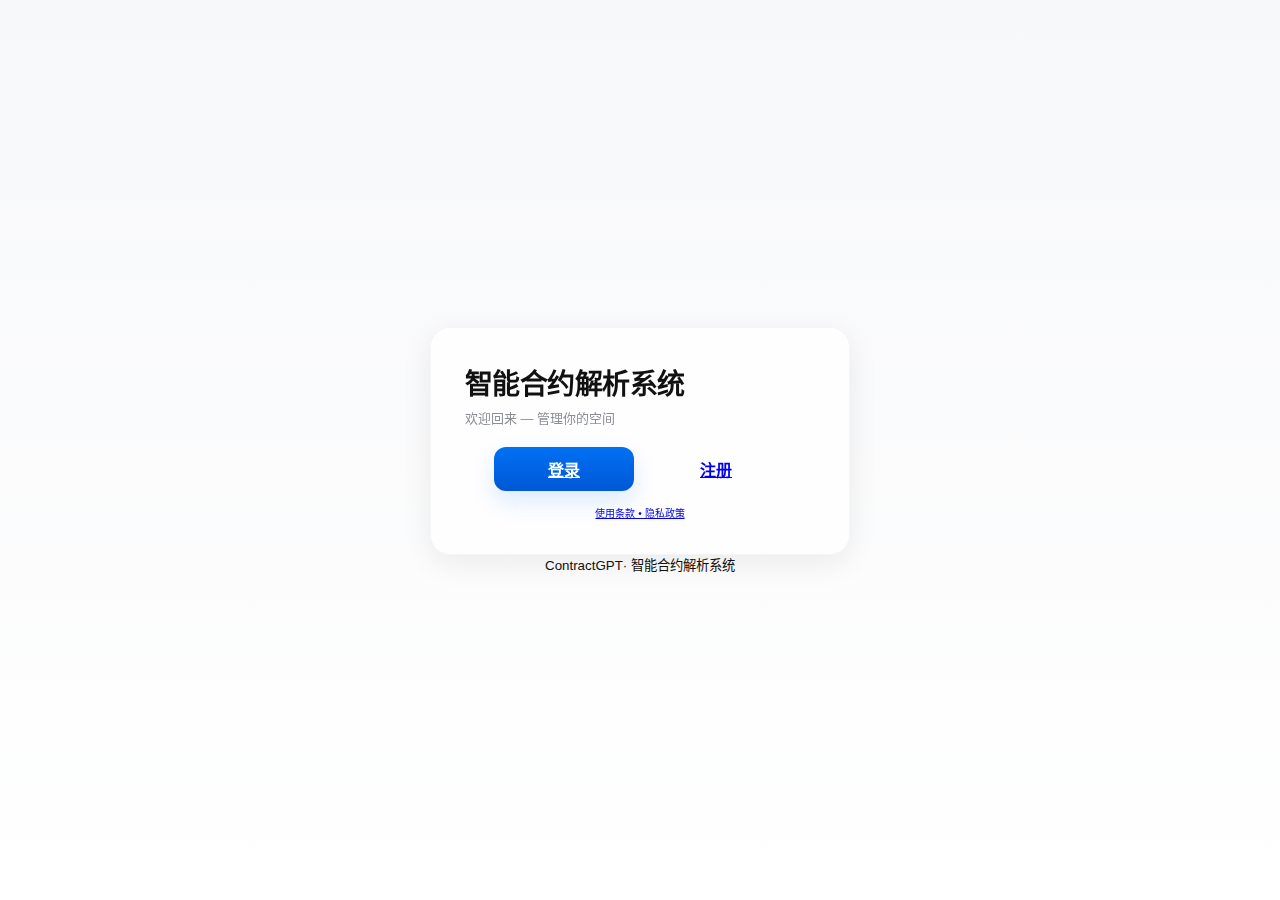
<file: index.html>
<!doctype html>
<html lang="zh-CN">
<head>
  <meta charset="utf-8" />
  <meta name="viewport" content="width=device-width,initial-scale=1" />
  <title>iCloud 风格 登录 — Demo</title>
  <link rel="stylesheet" href="CSS/style.css" />
</head>
<body>
  <div class="page-wrap">
    <main class="card shell">
      <header class="card-header">
        <h1 class="brand">智能合约解析系统</h1>
        <p class="subtitle">欢迎回来 — 管理你的空间</p>
      </header>

      <div class="actions">
        <a class="btn btn-primary" href="login.html">登录</a>
        <!-- <a class="btn btn-primary" href="register.html">注册</a> -->
        <a class="btn" href="register.html">注册</a>
      </div>

      <footer class="card-footer">
        <a href="Privacy Policy/Privacy.html"><small>使用条款 • 隐私政策</small></a>
      </footer>
    </main>

    <div class="attribution">
      <small>ContractGPT· 智能合约解析系统</small>
    </div>
  </div>

  <script>
    // 轻量：按 Enter 键跳转到 登录
    document.addEventListener('keydown', (e) => {
      if (e.key === 'Enter') location.href = 'login.html';
    });
  </script>
</body>
</html>
</file>
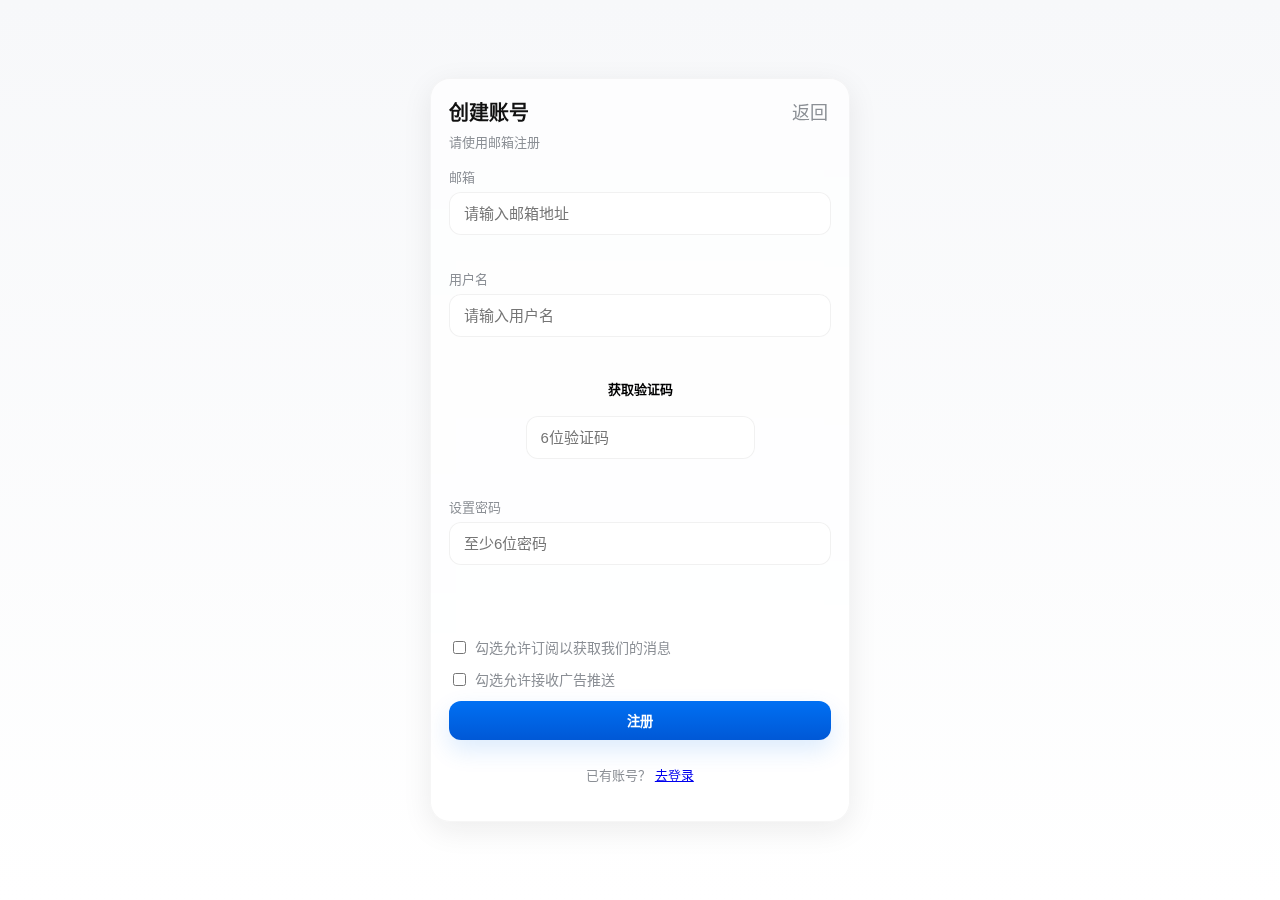
<file: gmail.html>
<!doctype html>
<html lang="zh-CN">
<head>
  <meta charset="utf-8" />
  <meta name="viewport" content="width=device-width,initial-scale=1" />
  <title>邮箱注册 · ContractGPT</title>
  <link rel="stylesheet" href="CSS/style.css" />
</head>
<body>
  <div class="page-wrap">
    <main class="card auth-card">
      <button class="back" onclick="location.href='index.html'" style="width: 385px; text-align: right;height: 40px;">返回</button>
      <header class="card-header">
        <h2>创建账号</h2>
        <p class="subtitle">请使用邮箱注册</p>
      </header>

      <form id="registerForm" class="form" novalidate>
        <label id="emailField" class="field">
          <span class="label-text">邮箱</span>
          <input id="regEmail" name="email" type="email" placeholder="请输入邮箱地址" />
          <div class="field-error" data-for="email"></div>
        </label>

        <label class="field">
          <span class="label-text">用户名</span>
          <input id="regUser" name="username" type="text" placeholder="请输入用户名" />
          <div class="field-error" data-for="username"></div>
        </label>

        <div class="field code-field">
          <button id="sendCodeBtn" type="button" class="btn small">获取验证码</button>
          <input id="regCode" name="code" type="text" placeholder="6位验证码" inputmode="numeric" />
          <div class="field-error" data-for="code"></div>
        </div>

        <label class="field">
          <span class="label-text">设置密码</span>
          <input id="regPwd" name="password" type="password" placeholder="至少6位密码" minlength="6" />
          <div class="field-error" data-for="password"></div>
        </label>

        <div id="registerMsg" class="msg"></div>

        <label class="checkbox">
          <input type="checkbox" id="subscribe" />
          <span>勾选允许订阅以获取我们的消息</span>
        </label>

        <label class="checkbox">
          <input type="checkbox" id="ads" />
          <span>勾选允许接收广告推送</span>
        </label>

        <button id="registerBtn" class="btn btn-primary full">注册</button>

        <p class="small muted center">
          已有账号？ <a href="login.html">去登录</a>
        </p>
      </form>
    </main>
  </div>

  <script src="JS/script.js"></script>
  <script>
    // 获取验证码
    document.getElementById('sendCodeBtn').addEventListener('click', async () => {
      clearFieldErrors();
      const mode = "email"; // ✅ 固定模式为邮箱
      const email = document.getElementById('regEmail').value.trim();

      if (!/^[^\s@]+@[^\s@]+\.[^\s@]+$/.test(email)) {
        showFieldError('email', '请输入有效邮箱');
        return;
      }

      const btn = document.getElementById('sendCodeBtn');
      setLoading(btn, true, '发送中...');
      try {
        const resp = await fakeApiCall('/api/send-code', { mode, email });
        if (resp.ok) {
          startCountdown(btn, 60);
          showMsg('验证码已发送，请查收邮箱', 'success', 'registerMsg');
        } else {
          showMsg(resp.error || '发送失败', 'error', 'registerMsg');
        }
      } catch (err) {
        showMsg('网络错误，请重试', 'error', 'registerMsg');
      } finally {
        setLoading(btn, false);
      }
    });

    // 提交注册
    document.getElementById('registerForm').addEventListener('submit', async (e) => {
      e.preventDefault();
      clearFieldErrors();

      const mode = "email";
      const email = document.getElementById('regEmail').value.trim();
      const username = document.getElementById('regUser').value.trim();
      const code = document.getElementById('regCode').value.trim();
      const pwd = document.getElementById('regPwd').value;

      let ok = true;
      if (!/^[^\s@]+@[^\s@]+\.[^\s@]+$/.test(email)) { showFieldError('email','请输入有效邮箱'); ok=false; }
      if (!code || code.length < 4) { showFieldError('code','请输入验证码'); ok=false; }
      if (!pwd || pwd.length < 6) { showFieldError('password','密码至少6位'); ok=false; }
      if (!ok) return;

      const btn = document.getElementById('registerBtn');
      setLoading(btn, true, '注册中...');
      try {
        const payload = { mode, email, username, code, password: pwd };
        const resp = await fakeApiCall('/api/register', payload);
        if (resp.ok) {
          showMsg('注册成功，正在跳转...', 'success', 'registerMsg');
          setTimeout(() => location.href = 'index.html', 1000);
        } else {
          showMsg(resp.error || '注册失败', 'error', 'registerMsg');
        }
      } catch (err) {
        showMsg('网络错误，请重试', 'error', 'registerMsg');
      } finally {
        setLoading(btn, false);
      }
    });
  </script>
</body>
</html>
</file>
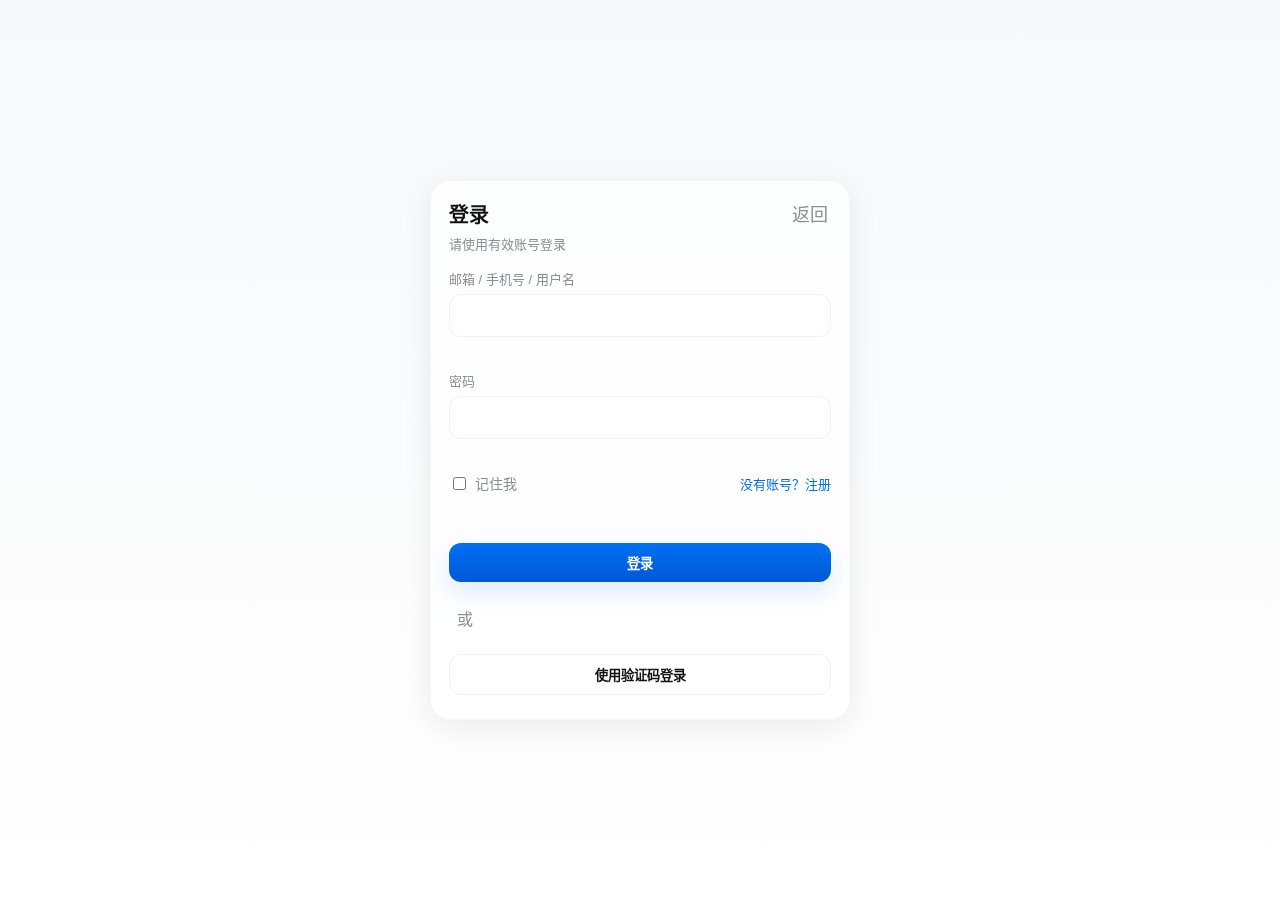
<file: login.html>
<!doctype html>
<html lang="zh-CN">
<head>
  <meta charset="utf-8" />
  <meta name="viewport" content="width=device-width,initial-scale=1" />
  <title>Login</title>
  <link rel="stylesheet" href="CSS/style.css" />
</head>
<body>
  <div class="page-wrap">
    <main class="card auth-card">
      <button class="back" onclick="location.href='index.html'" style="width: 385px; text-align: right;height: 40px;">返回</button>
       
      <header class="card-header">
        <h2>登录</h2>
        <p class="subtitle">请使用有效账号登录</p>
      </header>

      <form id="loginForm" class="form" autocomplete="on" novalidate>
        <label class="field">
          <span class="label-text">邮箱 / 手机号 / 用户名</span>
          <input id="loginId" name="loginId" type="text" inputmode="text" required />
          <div class="field-error" data-for="loginId"></div>
        </label>

        <label class="field">
          <span class="label-text">密码</span>
          <input id="loginPwd" name="password" type="password" required minlength="6" />
          <div class="field-error" data-for="password"></div>
        </label>

        <div class="form-row between">
          <label class="checkbox">
            <input type="checkbox" id="remember" /> <span>记住我</span>
          </label>
          <a class="link small" href="register.html">没有账号？注册</a>
        </div>

        <div id="loginMsg" class="msg"></div>

        <button id="loginBtn" class="btn btn-primary full">登录</button>

        <div class="or">
          <span>或</span>
        </div>

        <div class="alt-actions">
          <button type="button" class="btn ghost full" id="loginWithSMS">使用验证码登录</button>
        </div>
      </form>
    </main>
  </div>

  <script src="JS/script.js"></script>
  <script>
    // 登录表单提交
    document.getElementById('loginForm').addEventListener('submit', async (e) => {
      e.preventDefault();
      const id = document.getElementById('loginId').value.trim();
      const pwd = document.getElementById('loginPwd').value;

      // 前端基本校验
      clearFieldErrors();
      let ok = true;
      if (!id) { showFieldError('loginId','请输入邮箱/手机号/用户名'); ok=false; }
      if (!pwd || pwd.length < 6) { showFieldError('password','请输入至少6位密码'); ok=false; }
      if (!ok) return;

      // 请求后端登录接口（占位）
      const btn = document.getElementById('loginBtn');
      setLoading(btn, true, '登录中...');
      try {
        // 将此处替换为你的 Cloudflare Worker 登录端点
        const resp = await fakeApiCall('/api/login', { identifier: id, password: pwd });
        if (resp.ok) {
          showMsg('登录成功，跳转中...', 'success');
          setTimeout(() => location.href = 'index.html', 700);
        } else {
          showMsg(resp.error || '登录失败，请检查账号或密码', 'error');
        }
      } catch (err) {
        showMsg('网络错误，请重试', 'error');
      } finally {
        setLoading(btn, false);
      }
    });

    // 快速切换到验证码登录（示例跳转到 verify 页面）
    document.getElementById('loginWithSMS').addEventListener('click', () => {
      location.href = 'verify.html?mode=login';
    });
  </script>
</body>
</html>
</file>
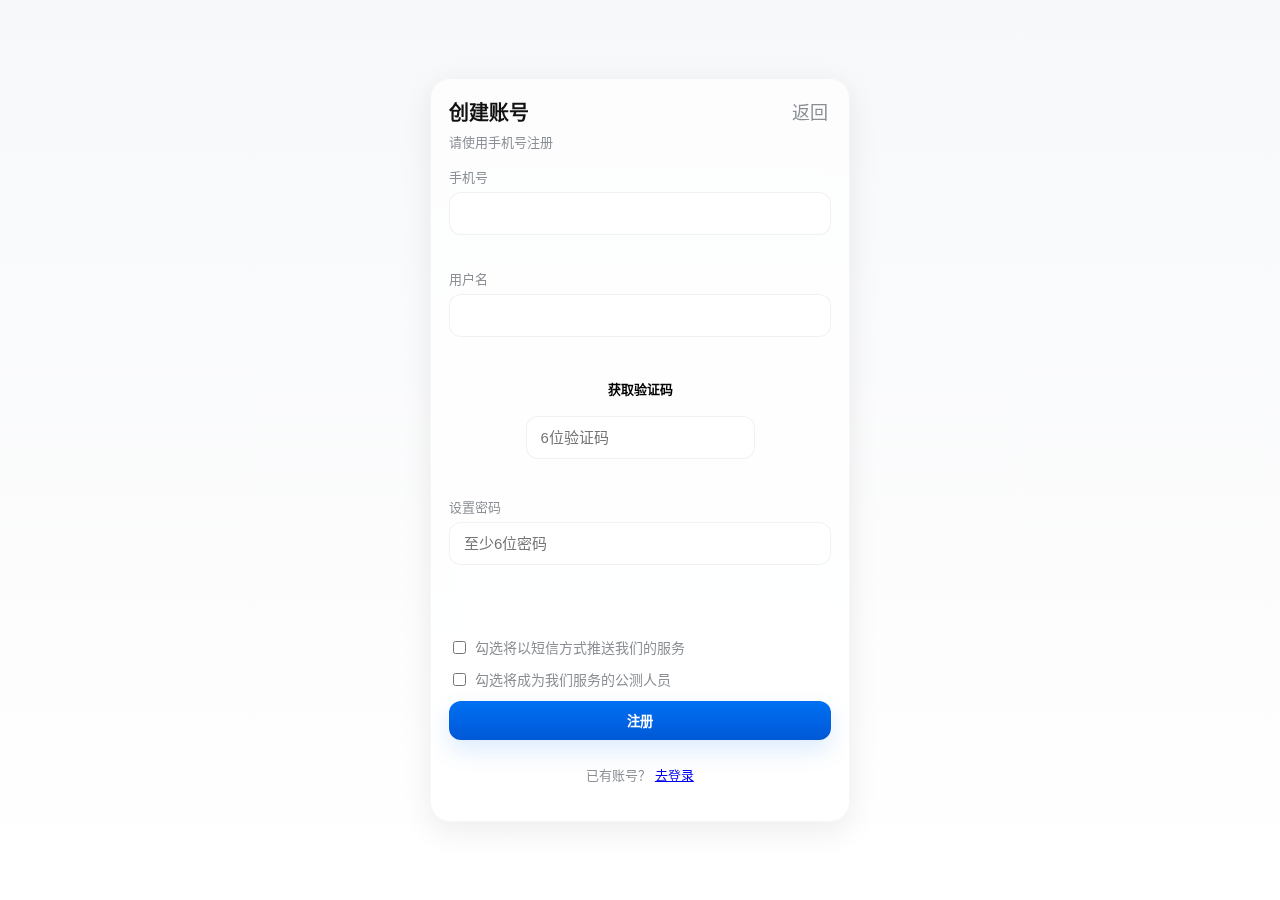
<file: phone.html>
<!doctype html>
<html lang="zh-CN">
<head>
  <meta charset="utf-8" />
  <meta name="viewport" content="width=device-width,initial-scale=1" />
  <title>register</title>
  <link rel="stylesheet" href="CSS/style.css" />
</head>
<body>
  <div class="page-wrap">
    <main class="card auth-card">
      <button class="back" onclick="location.href='index.html'" style="width: 385px; text-align: right;height: 40px;">返回</button>
      <header class="card-header">
        <h2>创建账号</h2>
        <p class="subtitle">请使用手机号注册 </p>
      </header>

      <form id="registerForm" class="form" novalidate>

        <label id="phoneField" class="field visible">
          <span class="label-text">手机号</span>
          <input id="regPhone" name="phone" type="tel" inputmode="tel"/>
          <div class="field-error" data-for="phone"></div>
        </label>

        <label class="field">
          <span class="label-text">用户名</span>
          <input id="regUser" name="username" type="text"/>
          <div class="field-error" data-for="username"></div>
        </label>

        <div class="field code-field">
          <!-- <label class="label-text">验证码</label> -->
          <button id="sendCodeBtn" type="button" class="btn small">获取验证码</button>
          <input id="regCode" name="code" type="text" placeholder="6位验证码" inputmode="numeric" />
          <!-- <button id="sendCodeBtn" type="button" class="btn small">获取验证码</button> -->
          <div class="field-error" data-for="code"></div>
        </div>

        <label class="field">
          <span class="label-text">设置密码</span>
          <input id="regPwd" name="password" type="password" placeholder="至少6位密码" minlength="6" />
          <div class="field-error" data-for="password"></div>
        </label>

        <div id="registerMsg" class="msg"></div>

        <label class="checkbox">
            <input type="checkbox" id="remember" /> <span>勾选将以短信方式推送我们的服务</span>
        </label>

        <label class="checkbox">
            <input type="checkbox" id="remember" /> <span>勾选将成为我们服务的公测人员</span>
        </label>

        <button id="registerBtn" class="btn btn-primary full">注册</button>
        
        <p class="small muted center">
          已有账号？ <a href="login.html">去登录</a>
        </p>
      </form>
    </main>
  </div>

  <script src="JS/script.js"></script>
  <script>
    // 切换注册方式（手机号 / 邮箱）
    document.querySelectorAll('.toggle-group .toggle').forEach(btn => {
      btn.addEventListener('click', (e) => {
        document.querySelectorAll('.toggle-group .toggle').forEach(b=>b.classList.remove('active'));
        btn.classList.add('active');
        const mode = btn.dataset.mode;
        document.getElementById('phoneField').classList.toggle('visible', mode === 'phone');
        document.getElementById('emailField').classList.toggle('visible', mode === 'email');
      });
    });

    // 获取验证码
    document.getElementById('sendCodeBtn').addEventListener('click', async () => {
      clearFieldErrors();
      const mode = document.querySelector('.toggle.active').dataset.mode;
      const phone = document.getElementById('regPhone').value.trim();
      const email = document.getElementById('regEmail').value.trim();

      if (mode === 'phone' && !/^\d{10,15}$/.test(phone)) {
        showFieldError('phone','请输入有效手机号（仅数字）');
        return;
      }
      if (mode === 'email' && !/^[^\s@]+@[^\s@]+\.[^\s@]+$/.test(email)) {
        showFieldError('email','请输入有效邮箱');
        return;
      }

      const btn = document.getElementById('sendCodeBtn');
      setLoading(btn, true, '发送中...');
      try {
        // 调用后端发送验证码接口（占位）
        const resp = await fakeApiCall('/api/send-code', { mode, phone, email });
        if (resp.ok) {
          startCountdown(btn, 60);
          showMsg('验证码已发送', 'success', 'registerMsg');
        } else {
          showMsg(resp.error || '发送失败', 'error', 'registerMsg');
        }
      } catch (err) {
        showMsg('网络错误，请重试', 'error', 'registerMsg');
      } finally {
        setLoading(btn, false);
      }
    });

    // 提交注册
    document.getElementById('registerForm').addEventListener('submit', async (e) => {
      e.preventDefault();
      clearFieldErrors();
      const mode = document.querySelector('.toggle.active').dataset.mode;
      const phone = document.getElementById('regPhone').value.trim();
      const email = document.getElementById('regEmail').value.trim();
      const username = document.getElementById('regUser').value.trim();
      const code = document.getElementById('regCode').value.trim();
      const pwd = document.getElementById('regPwd').value;

      let ok = true;
      if (mode === 'phone' && !/^\d{10,15}$/.test(phone)) { showFieldError('phone','请输入有效手机号'); ok=false; }
      if (mode === 'email' && !/^[^\s@]+@[^\s@]+\.[^\s@]+$/.test(email)) { showFieldError('email','请输入有效邮箱'); ok=false; }
      if (!code || code.length < 4) { showFieldError('code','请输入验证码'); ok=false; }
      if (!pwd || pwd.length < 6) { showFieldError('password','密码至少6位'); ok=false; }
      if (!ok) return;

      const btn = document.getElementById('registerBtn');
      setLoading(btn, true, '注册中...');
      try {
        const payload = { mode, phone, email, username, code, password: pwd };
        const resp = await fakeApiCall('/api/register', payload);
        if (resp.ok) {
          showMsg('注册成功，已登录', 'success', 'registerMsg');
          setTimeout(()=> location.href='index.html', 700);
        } else {
          showMsg(resp.error || '注册失败', 'error', 'registerMsg');
        }
      } catch (err) {
        showMsg('网络错误，请重试', 'error', 'registerMsg');
      } finally {
        setLoading(btn, false);
      }
    });
  </script>
</body>
</html>
</file>
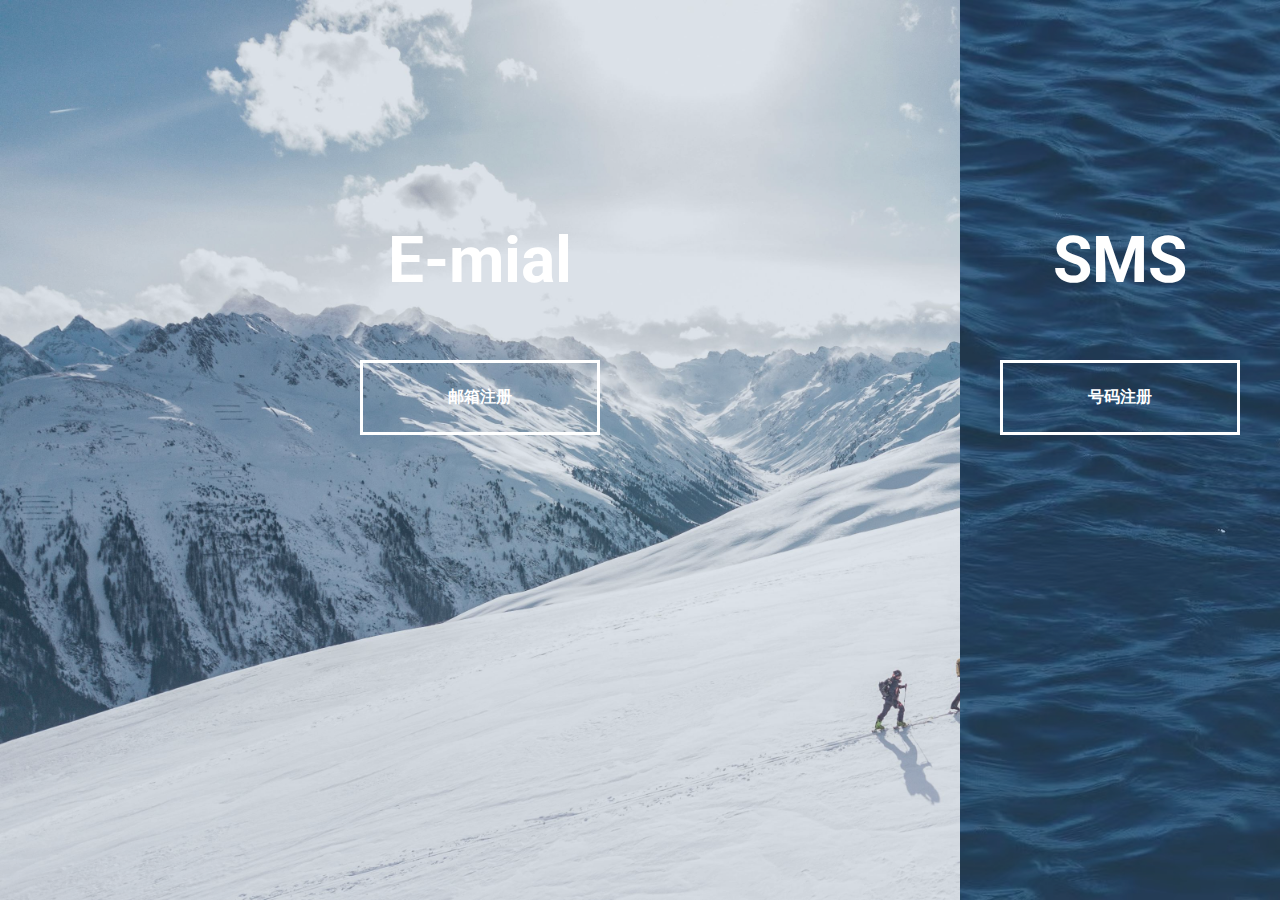
<file: register.html>
<!DOCTYPE html>
<html lang="en">
  <head>
    <meta charset="UTF-8" />
    <meta name="viewport" content="width=device-width, initial-scale=1.0" />
    <link rel="stylesheet" href="img/style.css" />
    <title>register</title>
  </head>
  <body>
    <div class="container">
      <div class="split left">
        <h1>E-mial</h1>
        <a href="./gmail.html" class="btn">邮箱注册</a>
      </div>
      <div class="split right">
        <h1>SMS</h1>
        <a href="./phone.html" class="btn">号码注册</a>
      </div>
    </div>

    <script src="img/script.js"></script>
  </body>
</html>
</file>
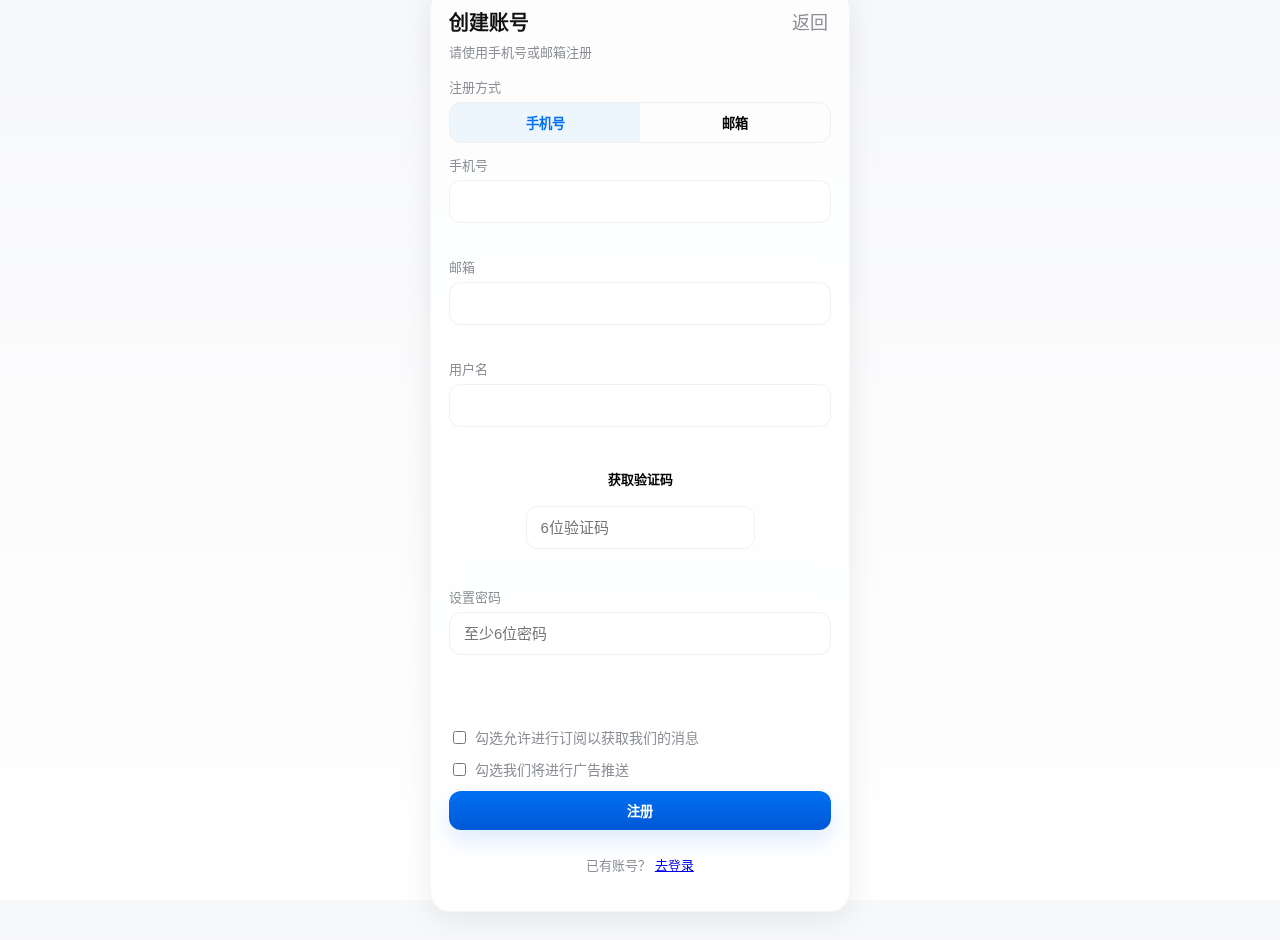
<file: register_1.html>
<!doctype html>
<html lang="zh-CN">
<head>
  <meta charset="utf-8" />
  <meta name="viewport" content="width=device-width,initial-scale=1" />
  <title>register</title>
  <link rel="stylesheet" href="CSS/style.css" />
</head>
<body>
  <div class="page-wrap">
    <main class="card auth-card">
      <button class="back" onclick="location.href='index.html'" style="width: 385px; text-align: right;height: 40px;">返回</button>
      <header class="card-header">
        <h2>创建账号</h2>
        <p class="subtitle">请使用手机号或邮箱注册 </p>
      </header>

      <form id="registerForm" class="form" novalidate>
        <label class="field">
          <span class="label-text">注册方式</span>
          <div class="toggle-group" role="tablist">
            <button type="button" class="toggle active" data-mode="phone">手机号</button>
            <button type="button" class="toggle" data-mode="email">邮箱</button>
          </div>
        </label>

        <label id="phoneField" class="field visible">
          <span class="label-text">手机号</span>
          <input id="regPhone" name="phone" type="tel" inputmode="tel"/>
          <div class="field-error" data-for="phone"></div>
        </label>

        <label id="emailField" class="field">
          <span class="label-text">邮箱</span>
          <input id="regEmail" name="email" type="email"/>
          <div class="field-error" data-for="email"></div>
        </label>

        <label class="field">
          <span class="label-text">用户名</span>
          <input id="regUser" name="username" type="text"/>
          <div class="field-error" data-for="username"></div>
        </label>

        <div class="field code-field">
          <!-- <label class="label-text">验证码</label> -->
          <button id="sendCodeBtn" type="button" class="btn small">获取验证码</button>
          <input id="regCode" name="code" type="text" placeholder="6位验证码" inputmode="numeric" />
          <!-- <button id="sendCodeBtn" type="button" class="btn small">获取验证码</button> -->
          <div class="field-error" data-for="code"></div>
        </div>

        <label class="field">
          <span class="label-text">设置密码</span>
          <input id="regPwd" name="password" type="password" placeholder="至少6位密码" minlength="6" />
          <div class="field-error" data-for="password"></div>
        </label>

        <div id="registerMsg" class="msg"></div>

        <label class="checkbox">
            <input type="checkbox" id="remember" /> <span>勾选允许进行订阅以获取我们的消息</span>
        </label>

        <label class="checkbox">
            <input type="checkbox" id="remember" /> <span>勾选我们将进行广告推送</span>
        </label>

        <button id="registerBtn" class="btn btn-primary full">注册</button>
        
        <p class="small muted center">
          已有账号？ <a href="login.html">去登录</a>
        </p>
      </form>
    </main>
  </div>

  <script src="JS/script.js"></script>
  <script>
    // 切换注册方式（手机号 / 邮箱）
    document.querySelectorAll('.toggle-group .toggle').forEach(btn => {
      btn.addEventListener('click', (e) => {
        document.querySelectorAll('.toggle-group .toggle').forEach(b=>b.classList.remove('active'));
        btn.classList.add('active');
        const mode = btn.dataset.mode;
        document.getElementById('phoneField').classList.toggle('visible', mode === 'phone');
        document.getElementById('emailField').classList.toggle('visible', mode === 'email');
      });
    });

    // 获取验证码
    document.getElementById('sendCodeBtn').addEventListener('click', async () => {
      clearFieldErrors();
      const mode = document.querySelector('.toggle.active').dataset.mode;
      const phone = document.getElementById('regPhone').value.trim();
      const email = document.getElementById('regEmail').value.trim();

      if (mode === 'phone' && !/^\d{10,15}$/.test(phone)) {
        showFieldError('phone','请输入有效手机号（仅数字）');
        return;
      }
      if (mode === 'email' && !/^[^\s@]+@[^\s@]+\.[^\s@]+$/.test(email)) {
        showFieldError('email','请输入有效邮箱');
        return;
      }

      const btn = document.getElementById('sendCodeBtn');
      setLoading(btn, true, '发送中...');
      try {
        // 调用后端发送验证码接口（占位）
        const resp = await fakeApiCall('/api/send-code', { mode, phone, email });
        if (resp.ok) {
          startCountdown(btn, 60);
          showMsg('验证码已发送', 'success', 'registerMsg');
        } else {
          showMsg(resp.error || '发送失败', 'error', 'registerMsg');
        }
      } catch (err) {
        showMsg('网络错误，请重试', 'error', 'registerMsg');
      } finally {
        setLoading(btn, false);
      }
    });

    // 提交注册
    document.getElementById('registerForm').addEventListener('submit', async (e) => {
      e.preventDefault();
      clearFieldErrors();
      const mode = document.querySelector('.toggle.active').dataset.mode;
      const phone = document.getElementById('regPhone').value.trim();
      const email = document.getElementById('regEmail').value.trim();
      const username = document.getElementById('regUser').value.trim();
      const code = document.getElementById('regCode').value.trim();
      const pwd = document.getElementById('regPwd').value;

      let ok = true;
      if (mode === 'phone' && !/^\d{10,15}$/.test(phone)) { showFieldError('phone','请输入有效手机号'); ok=false; }
      if (mode === 'email' && !/^[^\s@]+@[^\s@]+\.[^\s@]+$/.test(email)) { showFieldError('email','请输入有效邮箱'); ok=false; }
      if (!code || code.length < 4) { showFieldError('code','请输入验证码'); ok=false; }
      if (!pwd || pwd.length < 6) { showFieldError('password','密码至少6位'); ok=false; }
      if (!ok) return;

      const btn = document.getElementById('registerBtn');
      setLoading(btn, true, '注册中...');
      try {
        const payload = { mode, phone, email, username, code, password: pwd };
        const resp = await fakeApiCall('/api/register', payload);
        if (resp.ok) {
          showMsg('注册成功，已登录', 'success', 'registerMsg');
          setTimeout(()=> location.href='index.html', 700);
        } else {
          showMsg(resp.error || '注册失败', 'error', 'registerMsg');
        }
      } catch (err) {
        showMsg('网络错误，请重试', 'error', 'registerMsg');
      } finally {
        setLoading(btn, false);
      }
    });
  </script>
</body>
</html>
</file>
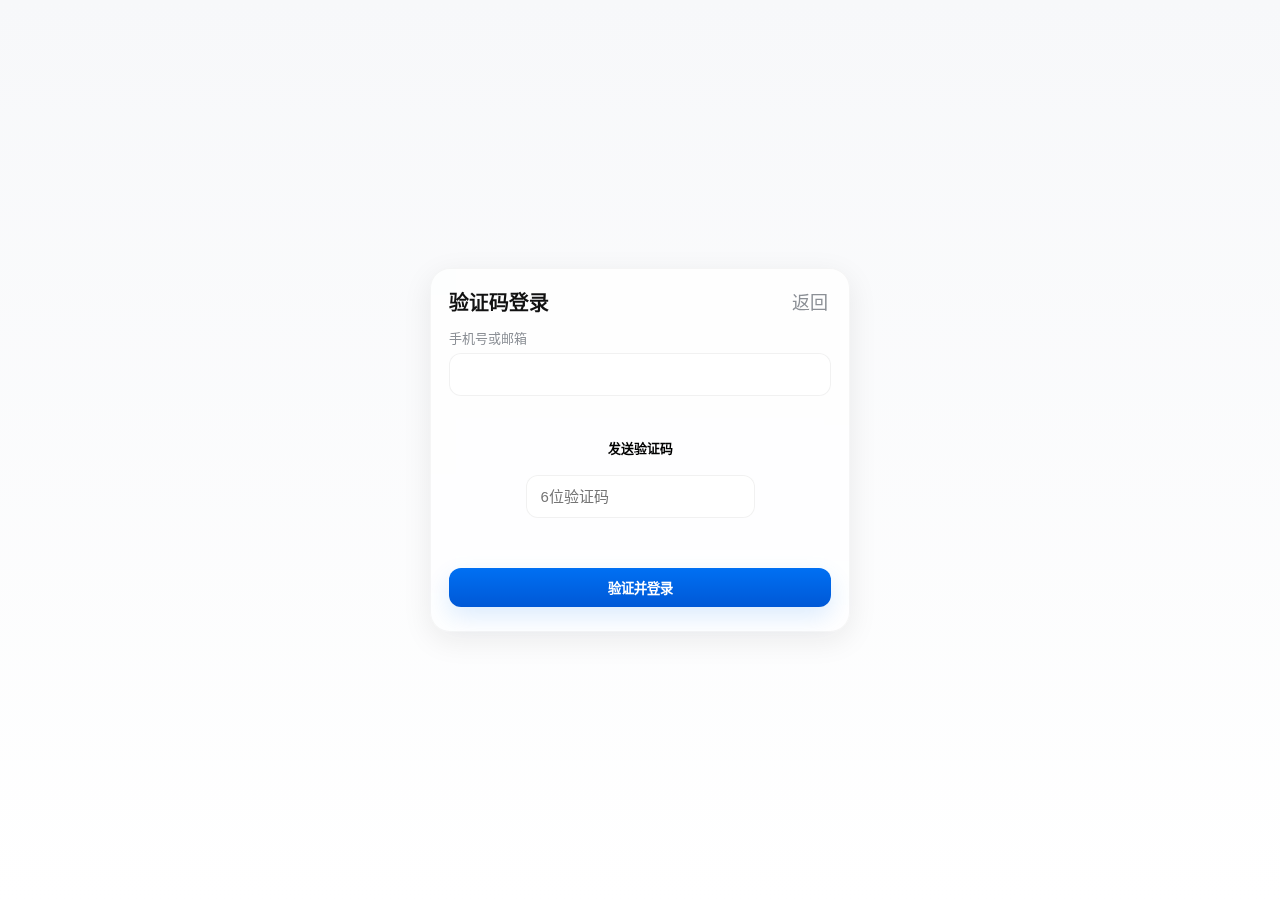
<file: verify.html>
<!doctype html>
<html lang="zh-CN">
<head>
  <meta charset="utf-8" />
  <meta name="viewport" content="width=device-width,initial-scale=1" />
  <title>verify</title>
  <link rel="stylesheet" href="CSS/style.css" />
</head>
<body>
  <div class="page-wrap">
    <main class="card auth-card">
      <button class="back" onclick="location.href='index.html'" style="width: 385px; text-align: right;height: 40px;">返回</button>
      <header class="card-header">
        <h2 id="verifyTitle">验证码登录</h2>
        <!-- <p class="subtitle" id="verifySubtitle">输入手机 / 邮箱收到的验证码登录</p> -->
      </header>

      <form id="verifyForm" class="form" novalidate>
        <label class="field">
          <span class="label-text">手机号或邮箱</span>
          <input id="verifyId" name="id" type="text" />
          <div class="field-error" data-for="id"></div>
        </label>

        <div class="field code-field">
          <button id="verifySendBtn" type="button" class="btn small">发送验证码</button>
          <input id="verifyCode" name="code" type="text" inputmode="numeric" placeholder="6位验证码" />
        </div>

        <div id="verifyMsg" class="msg"></div>

        <button id="verifyBtn" class="btn btn-primary full">验证并登录</button>
      </form>
    </main>
  </div>

  <script src="JS/script.js"></script>
  <script>
    // 从 URL 获取 mode 参数（login/register）
    const params = new URLSearchParams(location.search);
    const mode = params.get('mode') || 'login';
    document.getElementById('verifyTitle').textContent = mode === 'login' ? '验证码登录' : '请输入验证码完成注册';

    document.getElementById('verifySendBtn').addEventListener('click', async () => {
      const id = document.getElementById('verifyId').value.trim();
      if (!id) { showFieldError('id','请输入手机号或邮箱'); return; }
      const btn = document.getElementById('verifySendBtn');
      setLoading(btn, true, '发送中...');
      try {
        const resp = await fakeApiCall('/api/send-code', { mode: 'verify', id });
        if (resp.ok) { startCountdown(btn, 60); showMsg('验证码已发送', 'success', 'verifyMsg'); }
        else showMsg(resp.error || '发送失败', 'error', 'verifyMsg');
      } catch (err) {
        showMsg('网络错误，请重试', 'error', 'verifyMsg');
      } finally { setLoading(btn, false); }
    });

    document.getElementById('verifyForm').addEventListener('submit', async (e) => {
      e.preventDefault();
      clearFieldErrors();
      const id = document.getElementById('verifyId').value.trim();
      const code = document.getElementById('verifyCode').value.trim();
      if (!id) { showFieldError('id','请输入手机号或邮箱'); return; }
      if (!code || code.length < 4) { showFieldError('code','请输入验证码'); return; }

      const btn = document.getElementById('verifyBtn');
      setLoading(btn, true, '验证中...');
      try {
        const resp = await fakeApiCall('/api/verify-code', { id, code, mode });
        if (resp.ok) {
          showMsg('验证通过，登录中...', 'success', 'verifyMsg');
          setTimeout(()=> location.href='index.html', 700);
        } else {
          showMsg(resp.error || '验证码错误或已过期', 'error', 'verifyMsg');
        }
      } catch (err) {
        showMsg('网络错误，请重试', 'error', 'verifyMsg');
      } finally {
        setLoading(btn, false);
      }
    });
  </script>
</body>
</html>
</file>
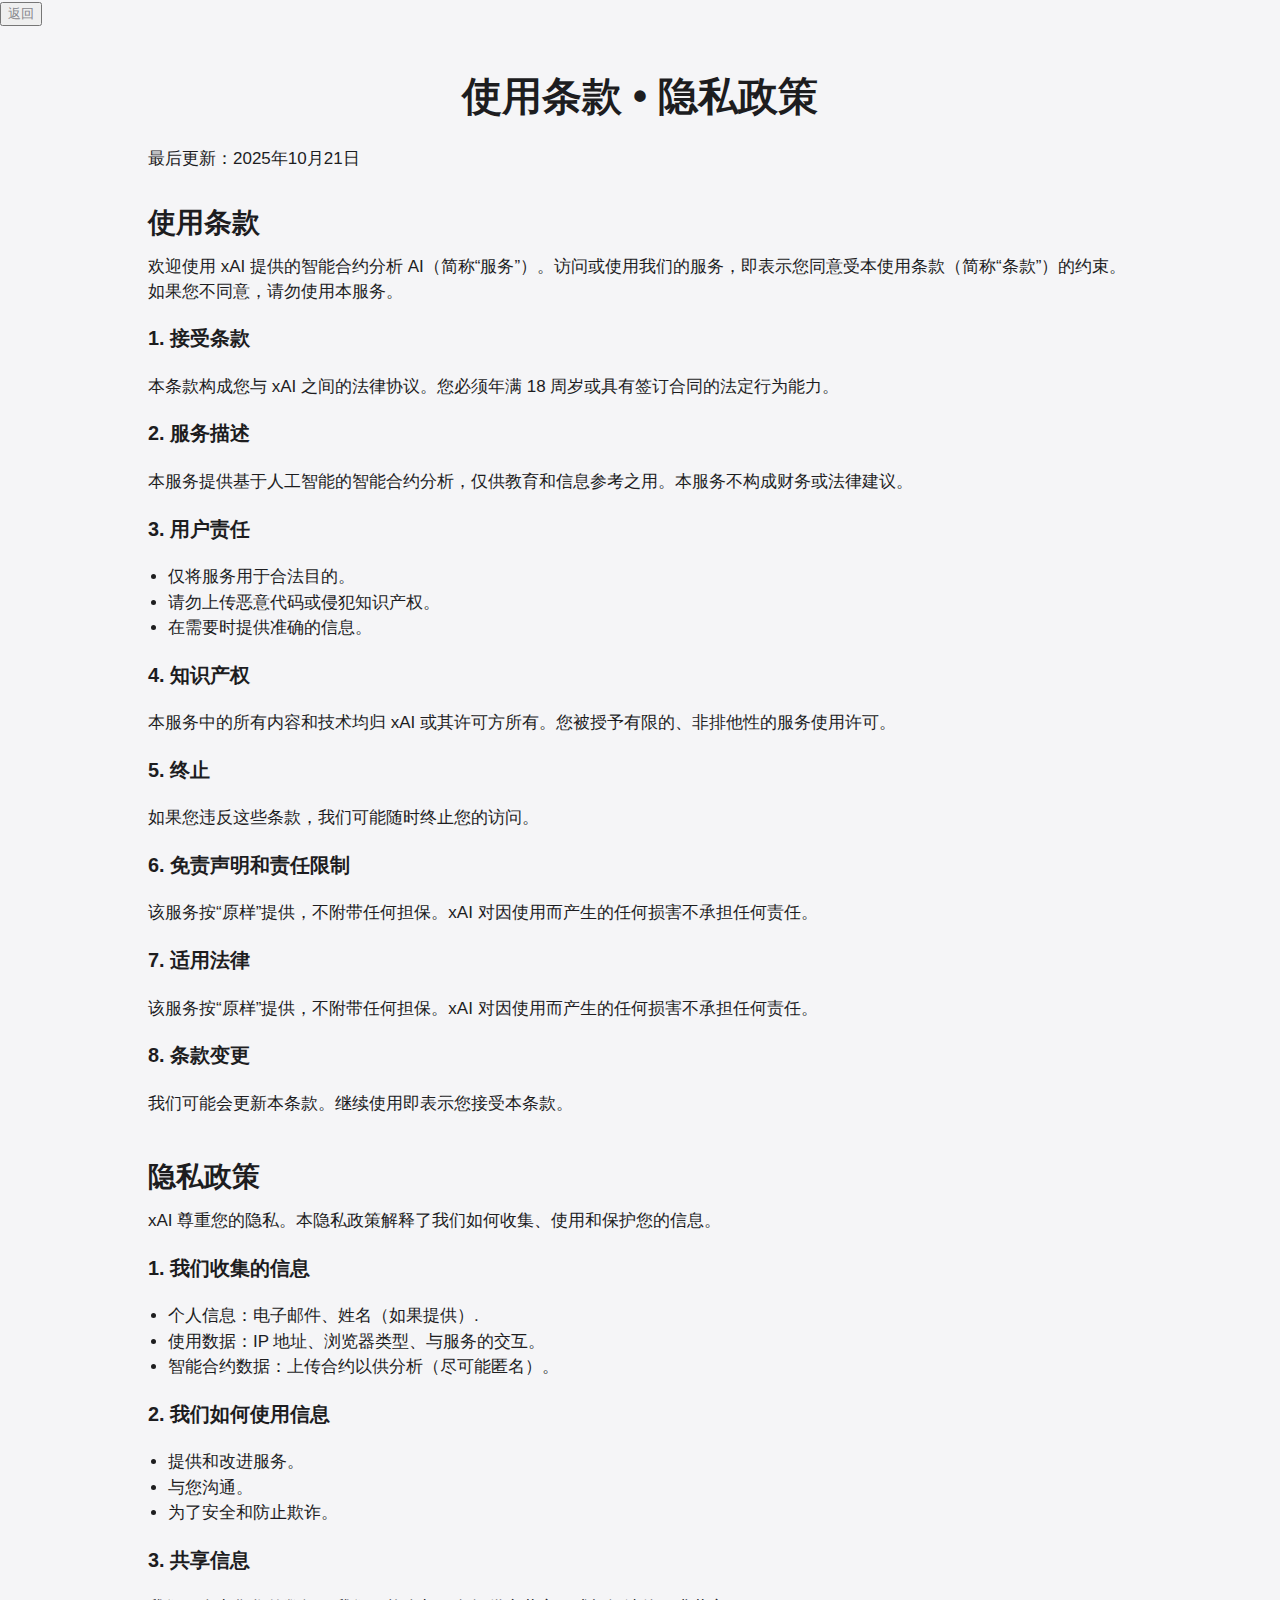
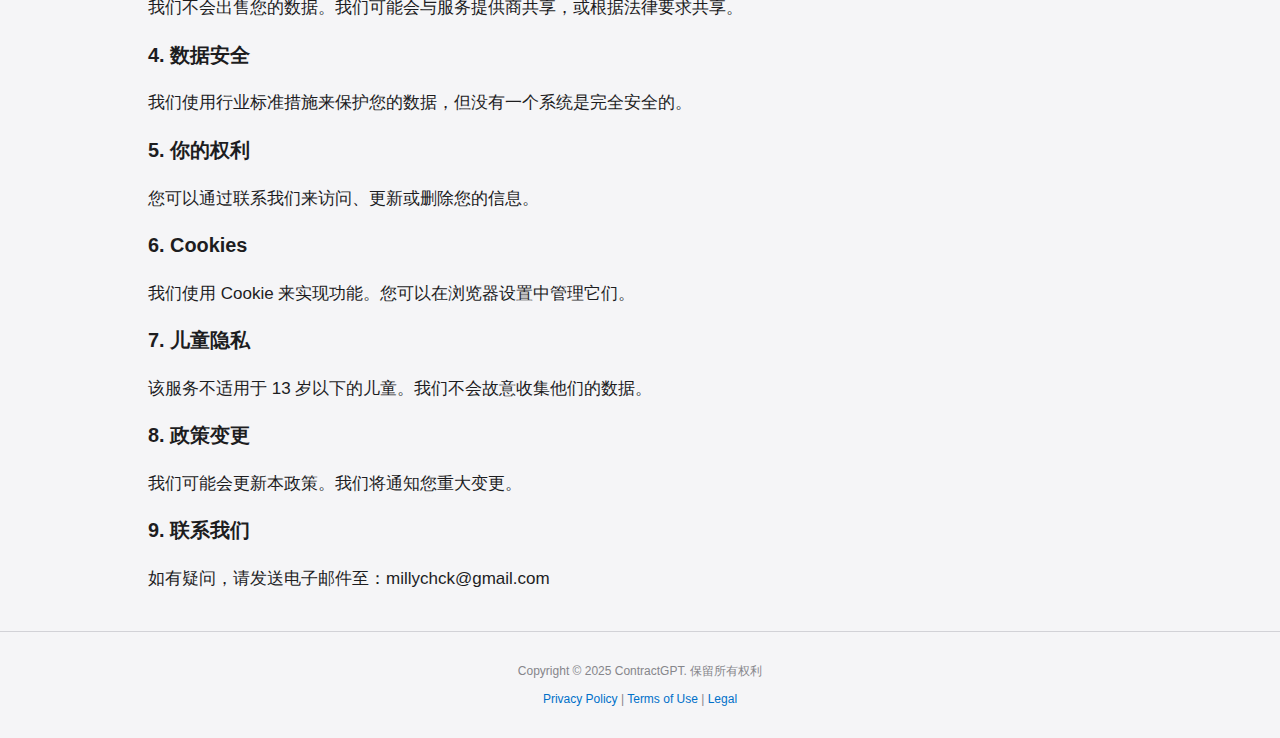
<file: Privacy Policy/Privacy.html>
<!DOCTYPE html>
<html lang="en">
<head>
    <meta charset="UTF-8">
    <meta name="viewport" content="width=device-width, initial-scale=1.0">
    <title>使用条款 • 隐私政策 - 智能合约解析系统</title>
    <style>
        * {
            box-sizing: border-box;
        }

        body {
            background-color: #f5f5f7;
            color: #1d1d1f;
            font-family: -apple-system, BlinkMacSystemFont, "Segoe UI", Roboto, Helvetica, Arial, sans-serif;
            margin: 0;
            padding: 0;
            line-height: 1.5;
            font-size: 17px;
        }

        a {
            color: #0070c9;
            text-decoration: none;
        }

        a:hover {
            text-decoration: underline;
        }

        .container {
            max-width: 1024px;
            margin: 0 auto;
            padding: 0 20px;
        }

        header {
            background-color: rgba(0, 0, 0, 0.8);
            color: #fff;
            position: fixed;
            width: 100%;
            z-index: 1000;
        }

        header .nav {
            display: flex;
            justify-content: space-around;
            align-items: center;
            height: 44px;
            font-size: 14px;
        }

        header .nav a {
            color: #fff;
            opacity: 0.92;
        }

        header .nav a:hover {
            opacity: 1;
        }

        .logo {
            width: 20px;
            height: 20px;
            background: url('https://upload.wikimedia.org/wikipedia/commons/thumb/1/1b/Apple_logo_grey.svg/1200px-Apple_logo_grey.svg.png') no-repeat center;
            background-size: contain;
            display: inline-block;
        }

        main {
            padding-top: 60px;
        }

        section {
            margin-bottom: 40px;
        }

        h1 {
            font-size: 40px;
            font-weight: 600;
            margin: 40px 0 20px;
            text-align: center;
        }

        h2 {
            font-size: 28px;
            font-weight: 600;
            margin: 30px 0 10px;
        }

        p {
            margin: 10px 0;
        }

        ul {
            list-style: disc;
            padding-left: 20px;
        }

        footer {
            background-color: #f5f5f7;
            color: #86868b;
            font-size: 12px;
            padding: 20px 0;
            text-align: center;
            border-top: 1px solid #d2d2d7;
        }

        /* Responsive Design */
        @media (max-width: 768px) {
            body {
                font-size: 15px;
            }

            h1 {
                font-size: 32px;
            }

            h2 {
                font-size: 24px;
            }

            header .nav {
                flex-wrap: wrap;
                height: auto;
                padding: 10px 0;
            }

            header .nav a {
                padding: 5px 10px;
            }

            .container {
                padding: 0 15px;
            }
        }

        @media (max-width: 480px) {
            h1 {
                font-size: 28px;
            }

            h2 {
                font-size: 20px;
            }
        }
    </style>
</head>
<body>
    <header>
        <!-- <nav class="nav container">
            <a href="#" aria-label="Home"><span class="logo"></span></a>
            <a href="#">Home</a>
            <a href="#">About</a>
            <a href="#">Contact</a>
            <a href="#">Support</a>
        </nav> -->
    </header>
    <a href="../index.html"><button style="color: #86868b;">返回</button></a>
    <main class="container">
        <h1>使用条款 • 隐私政策</h1>
        <p>最后更新：2025年10月21日</p>

        <section id="terms">
            <h2>使用条款</h2>
            <p>欢迎使用 xAI 提供的智能合约分析 AI（简称“服务”）。访问或使用我们的服务，即表示您同意受本使用条款（简称“条款”）的约束。如果您不同意，请勿使用本服务。</p>

            <h3>1. 接受条款</h3>
            <p>本条款构成您与 xAI 之间的法律协议。您必须年满 18 周岁或具有签订合同的法定行为能力。</p>

            <h3>2. 服务描述</h3>
            <p>本服务提供基于人工智能的智能合约分析，仅供教育和信息参考之用。本服务不构成财务或法律建议。</p>

            <h3>3. 用户责任</h3>
            <ul>
                <li>仅将服务用于合法目的。</li>
                <li>请勿上传恶意代码或侵犯知识产权。</li>
                <li>在需要时提供准确的信息。</li>
            </ul>

            <h3>4. 知识产权</h3>
            <p>本服务中的所有内容和技术均归 xAI 或其许可方所有。您被授予有限的、非排他性的服务使用许可。</p>

            <h3>5. 终止</h3>
            <p>如果您违反这些条款，我们可能随时终止您的访问。</p>

            <h3>6. 免责声明和责任限制</h3>
            <p>该服务按“原样”提供，不附带任何担保。xAI 对因使用而产生的任何损害不承担任何责任。</p>

            <h3>7. 适用法律</h3>
            <p>该服务按“原样”提供，不附带任何担保。xAI 对因使用而产生的任何损害不承担任何责任。</p>

            <h3>8. 条款变更</h3>
            <p>我们可能会更新本条款。继续使用即表示您接受本条款。</p>
        </section>

        <section id="privacy">
            <h2>隐私政策</h2>
            <p>xAI 尊重您的隐私。本隐私政策解释了我们如何收集、使用和保护您的信息。</p>

            <h3>1. 我们收集的信息</h3>
            <ul>
                <li>个人信息：电子邮件、姓名（如果提供）.</li>
                <li>使用数据：IP 地址、浏览器类型、与服务的交互。</li>
                <li>智能合约数据：上传合约以供分析（尽可能匿名）。</li>
            </ul>

            <h3>2. 我们如何使用信息</h3>
            <ul>
                <li>提供和改进服务。</li>
                <li>与您沟通。</li>
                <li>为了安全和防止欺诈。</li>
            </ul>

            <h3>3. 共享信息</h3>
            <p>我们不会出售您的数据。我们可能会与服务提供商共享，或根据法律要求共享。</p>

            <h3>4. 数据安全</h3>
            <p>我们使用行业标准措施来保护您的数据，但没有一个系统是完全安全的。</p>

            <h3>5. 你的权利</h3>
            <p>您可以通过联系我们来访问、更新或删除您的信息。</p>

            <h3>6. Cookies</h3>
            <p>我们使用 Cookie 来实现功能。您可以在浏览器设置中管理它们。</p>

            <h3>7. 儿童隐私</h3>
            <p>该服务不适用于 13 岁以下的儿童。我们不会故意收集他们的数据。</p>

            <h3>8. 政策变更</h3>
            <p>我们可能会更新本政策。我们将通知您重大变更。</p>

            <h3>9. 联系我们</h3>
            <p>如有疑问，请发送电子邮件至：millychck@gmail.com</p>
        </section>
    </main>

    <footer>
        <p>Copyright © 2025 ContractGPT. 保留所有权利</p>
        <p><a href="#">Privacy Policy</a> | <a href="#">Terms of Use</a> | <a href="#">Legal</a></p>
    </footer>
</body>
</html>
</file>
<file: CSS/style.css>
/* style.css — iCloud 风格（玻璃模糊，白底） */
:root{
  --bg:#f7f8fa;
  --card:#ffffff;
  --muted:#8b8f95;
  --accent:#0070f3;
  --danger:#e03b3b;
  --radius:16px;
  --glass-blur:10px;
  --shadow: 0 8px 30px rgba(20,24,28,0.08);
  --glass-border: rgba(255,255,255,0.65);
  --glass-plate: rgba(255,255,255,0.7);
  font-size: 16px;
  -webkit-font-smoothing:antialiased;
  -moz-osx-font-smoothing:grayscale;
}

*{box-sizing:border-box}
html,body{height:100%}
body{
  margin:0;
  background: linear-gradient(180deg, var(--bg) 0%, #ffffff 100%);
  font-family: -apple-system, "SF Pro Text", "Helvetica Neue", Arial, "PingFang SC", "Hiragino Sans GB", "Microsoft Yahei", sans-serif;
  color:#111;
  display:flex;
  align-items:center;
  justify-content:center;
  min-height:100vh;
}

/* overall wrapper */
.page-wrap{
  width:100%;
  max-width:980px;
  padding:28px;
  display:flex;
  align-items:center;
  justify-content:center;
  flex-direction:column;
}

/* glass card */
.card{
  width:100%;
  max-width:420px;
  background: var(--glass-plate);
  border-radius: calc(var(--radius) + 4px);
  box-shadow: var(--shadow);
  border: 1px solid rgba(20,24,28,0.04);
  backdrop-filter: blur(var(--glass-blur));
  padding: 22px;
  transition: transform .25s cubic-bezier(.2,.9,.3,1), box-shadow .25s;
}

.card:hover{ transform: translateY(-4px); box-shadow: 0 18px 40px rgba(20,24,28,0.12); }

.shell{ text-align:center; padding:34px; }

.brand{
  margin:0;
  font-size:28px;
  letter-spacing: -0.02em;
  font-weight:600;
}
.subtitle{ margin:6px 0 16px; color:var(--muted); font-size:13px; }

/* auth card specifics */
.auth-card{ padding:18px 18px 24px; position:relative; }
.back{
  position:absolute; left:18px; top:12px; background:none; border:none; color:var(--muted); font-size:18px; cursor:pointer;
}
.card-header{ text-align:left; margin-bottom:12px; }
.card-header h2{ margin:0; font-size:20px; }
.card-footer{ margin-top:14px; text-align:center; color:var(--muted); font-size:12px; }

/* form */
.form{ display:flex; flex-direction:column; gap:12px; margin-top:8px; }
.field{ display:flex; flex-direction:column; gap:6px; }
.field .label-text{ color:var(--muted); font-size:13px; }
.field input[type="text"],
.field input[type="email"],
.field input[type="tel"],
.field input[type="password"]{
  padding:12px 14px;
  border-radius:12px;
  border: 1px solid rgba(16,20,24,0.06);
  background: rgba(255,255,255,0.9);
  outline:none;
  font-size:15px;
  transition: box-shadow .12s, border-color .12s;
}
.field input:focus{ box-shadow: 0 6px 20px rgba(17,24,39,0.06); border-color: rgba(0,112,243,0.14); }

.field-error{ color:var(--danger); font-size:12px; min-height:16px; }

/* code field with send button */
.code-field{ display:flex; gap:10px; align-items:center; }
.code-field input{ flex:1; }
.code-field .btn.small{ padding:8px 10px; font-size:13px; }

/* buttons */
.btn{
  display:inline-flex;
  align-items:center;
  justify-content:center;
  gap:8px;
  border-radius:12px;
  padding:10px 14px;
  font-weight:600;
  border: none;
  cursor:pointer;
  background:transparent;
  transition: transform .12s ease, box-shadow .12s;
}
.btn:hover{ transform: translateY(-2px); }
.btn:active{ transform: translateY(0); }

.btn-primary{
  background: linear-gradient(180deg, var(--accent), #0058d6);
  color:#fff;
  box-shadow: 0 10px 24px rgba(0,112,243,0.14);
}
.btn.ghost{ border:1px solid rgba(17,24,39,0.06); background:transparent; color:#111; }
.btn.small{ padding:8px 10px; border-radius:10px; font-size:13px; }
.btn.full{ width:100%; }

.actions{ display:flex; gap:12px; margin-top:20px; justify-content:center; }
.actions .btn{ min-width:140px; }

/* misc */
.or{ display:flex; align-items:center; gap:12px; color:var(--muted); margin:8px 0; }
.or span{ background:transparent; padding:4px 8px; }

/* toggle group */
.toggle-group{ display:flex; border-radius:12px; overflow:hidden; border:1px solid rgba(17,24,39,0.06); }
.toggle{ flex:1; padding:10px 12px; background:transparent; border:0; cursor:pointer; font-weight:600; }
.toggle.active{ background:rgba(0,112,243,0.06); color:var(--accent); }

/* small helpers */
.form-row{ display:flex; align-items:center; gap:12px; }
.form-row.between{ justify-content:space-between; }
.checkbox{ display:flex; gap:6px; align-items:center; color:var(--muted); font-size:14px; }
.link{ color:var(--accent); text-decoration:none; }
.small{ font-size:13px; }
.center{ text-align:center; }
.muted{ color:var(--muted); }

/* messages */
.msg{ min-height:20px; font-size:13px; margin-top:6px; }
.msg.success{ color: #0a8a3b; }
.msg.error{ color: var(--danger); }

/* responsive */
@media (max-width:480px){
  .card{ margin: 18px 12px; border-radius:14px; padding:16px; }
  .brand{ font-size:22px; }
}
</file>
<file: img/style.css>
@import url('https://fonts.googleapis.com/css2?family=Roboto:wght@400;700&display=swap');

:root {
  /* --left-bg-color: rgba(80, 98, 187, 0.312);
  --right-bg-color: rgba(102, 126, 247, 0.312); */
  --left-bg-color: rgba(127, 149, 178, 0.26);
  --right-bg-color: rgba(87, 99, 172, 0.312);
  --left-btn-hover-color: rgb(178, 185, 197);
  --right-btn-hover-color: rgb(90, 140, 157);
  --hover-width: 75%;
  --other-width: 25%;
  --speed: 1000ms;
}

* {
  box-sizing: border-box;
}

body {
  font-family: 'Roboto', sans-serif;
  height: 100vh;
  overflow: hidden;
  margin: 0;
}

h1 {
  font-size: 4rem;
  color: #fff;
  position: absolute;
  left: 50%;
  top: 20%;
  transform: translateX(-50%);
  white-space: nowrap;
}

.btn {
  position: absolute;
  display: flex;
  align-items: center;
  justify-content: center;
  left: 50%;
  top: 40%;
  transform: translateX(-50%);
  text-decoration: none;
  color: #fff;
  border: #fff solid 0.2rem;
  font-size: 1rem;
  font-weight: bold;
  text-transform: uppercase;
  width: 15rem;
  padding: 1.5rem;
}

.split.left .btn:hover {
  background-color: var(--left-btn-hover-color);
  border-color: var(--left-btn-hover-color);
}

.split.right .btn:hover {
  background-color: var(--right-btn-hover-color);
  border-color: var(--right-btn-hover-color);
}

.container {
  position: relative;
  width: 100%;
  height: 100%;
  background: #333;
}

.split {
  position: absolute;
  width: 50%;
  height: 100%;
  overflow: hidden;
}

.split.left {
  left: 0;
  background: url('ps.jpg');
  background-repeat: no-repeat;
  background-size: cover;
}

.split.left::before {
  content: '';
  position: absolute;
  width: 100%;
  height: 100%;
  background-color: var(--left-bg-color);
}

.split.right {
  right: 0;
  background: url('xbox.jpg');
  background-repeat: no-repeat;
  background-size: cover;
}

.split.right::before {
  content: '';
  position: absolute;
  width: 100%;
  height: 100%;
  background-color: var(--right-bg-color);
}

.split.right,
.split.left,
.split.right::before,
.split.left::before {
  transition: all var(--speed) ease-in-out;
}

.hover-left .left {
  width: var(--hover-width);
}

.hover-left .right {
  width: var(--other-width);
}

.hover-right .right {
  width: var(--hover-width);
}

.hover-right .left {
  width: var(--other-width);
}

@media (max-width: 800px) {
  h1 {
    font-size: 2rem;
    top: 30%;
  }

  .btn {
    padding: 1.2rem;
    width: 12rem;
  }
}
</file>
